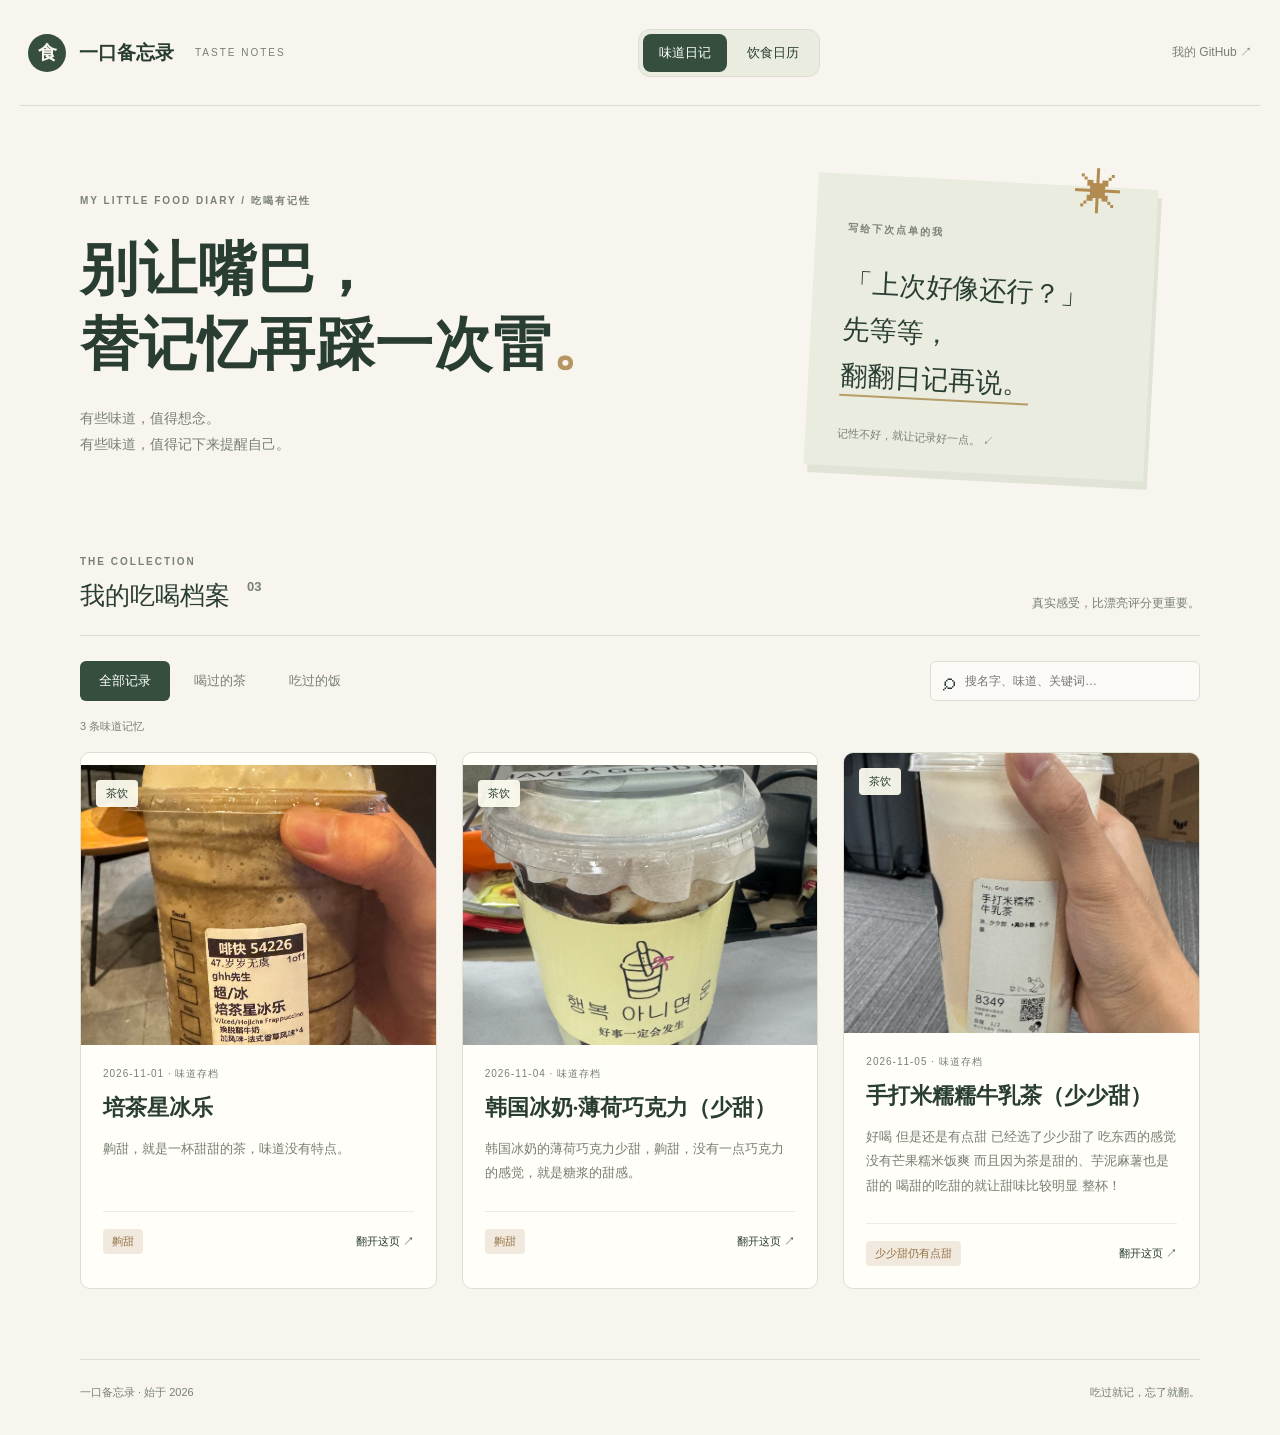
<file: index.html>
<!doctype html>
<html lang="zh-CN">
<head><meta charset="utf-8"><meta name="viewport" content="width=device-width, initial-scale=1"><meta name="theme-color" content="#f7f5ed"><title>一口备忘录 · 奶茶和干饭日记</title><link rel="stylesheet" href="style.css"><script defer src="data.js"></script><script defer src="app.js"></script></head>
<body>
<header class="topbar"><a class="brand" href="./"><span class="logo">食</span>一口备忘录<span class="brand-note">TASTE NOTES</span></a><nav class="diary-nav" aria-label="日记导航"><a href="./" aria-current="page">味道日记</a><a href="calendar/">饮食日历</a></nav><a class="repo" href="https://github.com/Grred1/tea-and-meal-diary">我的 GitHub ↗</a></header>
<main>
<section class="intro"><div><p class="eyebrow">MY LITTLE FOOD DIARY / 吃喝有记性</p><h1>别让嘴巴，<br>替记忆再踩一次雷<span>。</span></h1><p class="description">有些味道，值得想念。<br>有些味道，值得记下来提醒自己。</p></div><aside class="memo"><span class="pin">✳</span><p class="eyebrow">写给下次点单的我</p><p>「上次好像还行？」<br>先等等，<br><em>翻翻日记再说。</em></p><span class="memo-foot">记性不好，就让记录好一点。 ↙</span></aside></section>
<section class="collection" aria-label="日记列表"><div class="section-heading"><div><p class="eyebrow">THE COLLECTION</p><h2>我的吃喝档案 <span id="total"></span></h2></div><span class="small-note">真实感受，比漂亮评分更重要。</span></div>
<div class="toolbar"><div class="tabs" role="group" aria-label="筛选类别"><button class="active" data-category="全部" aria-pressed="true">全部记录</button><button data-category="茶饮" aria-pressed="false">喝过的茶</button><button data-category="干饭" aria-pressed="false">吃过的饭</button></div><label class="search"><span aria-hidden="true">⌕</span><input id="search" type="search" placeholder="搜名字、味道、关键词…" aria-label="搜索日记"></label></div>
<p id="result-count" class="result-count" aria-live="polite"></p><div id="entries" class="entries"></div><div id="empty" class="empty" hidden><span>◡</span><h3>这一页，还没有味道。</h3><p>换个关键词试试，或留给下一顿饭、下一杯茶。</p><button id="reset">查看全部记录</button></div>
</section><footer><span>一口备忘录 · 始于 2026</span><span>吃过就记，忘了就翻。</span></footer>
</main>
<dialog id="detail" aria-labelledby="detail-title"><button class="close" aria-label="关闭详情">×</button><div id="detail-content"></div></dialog>
</body></html>
</file>
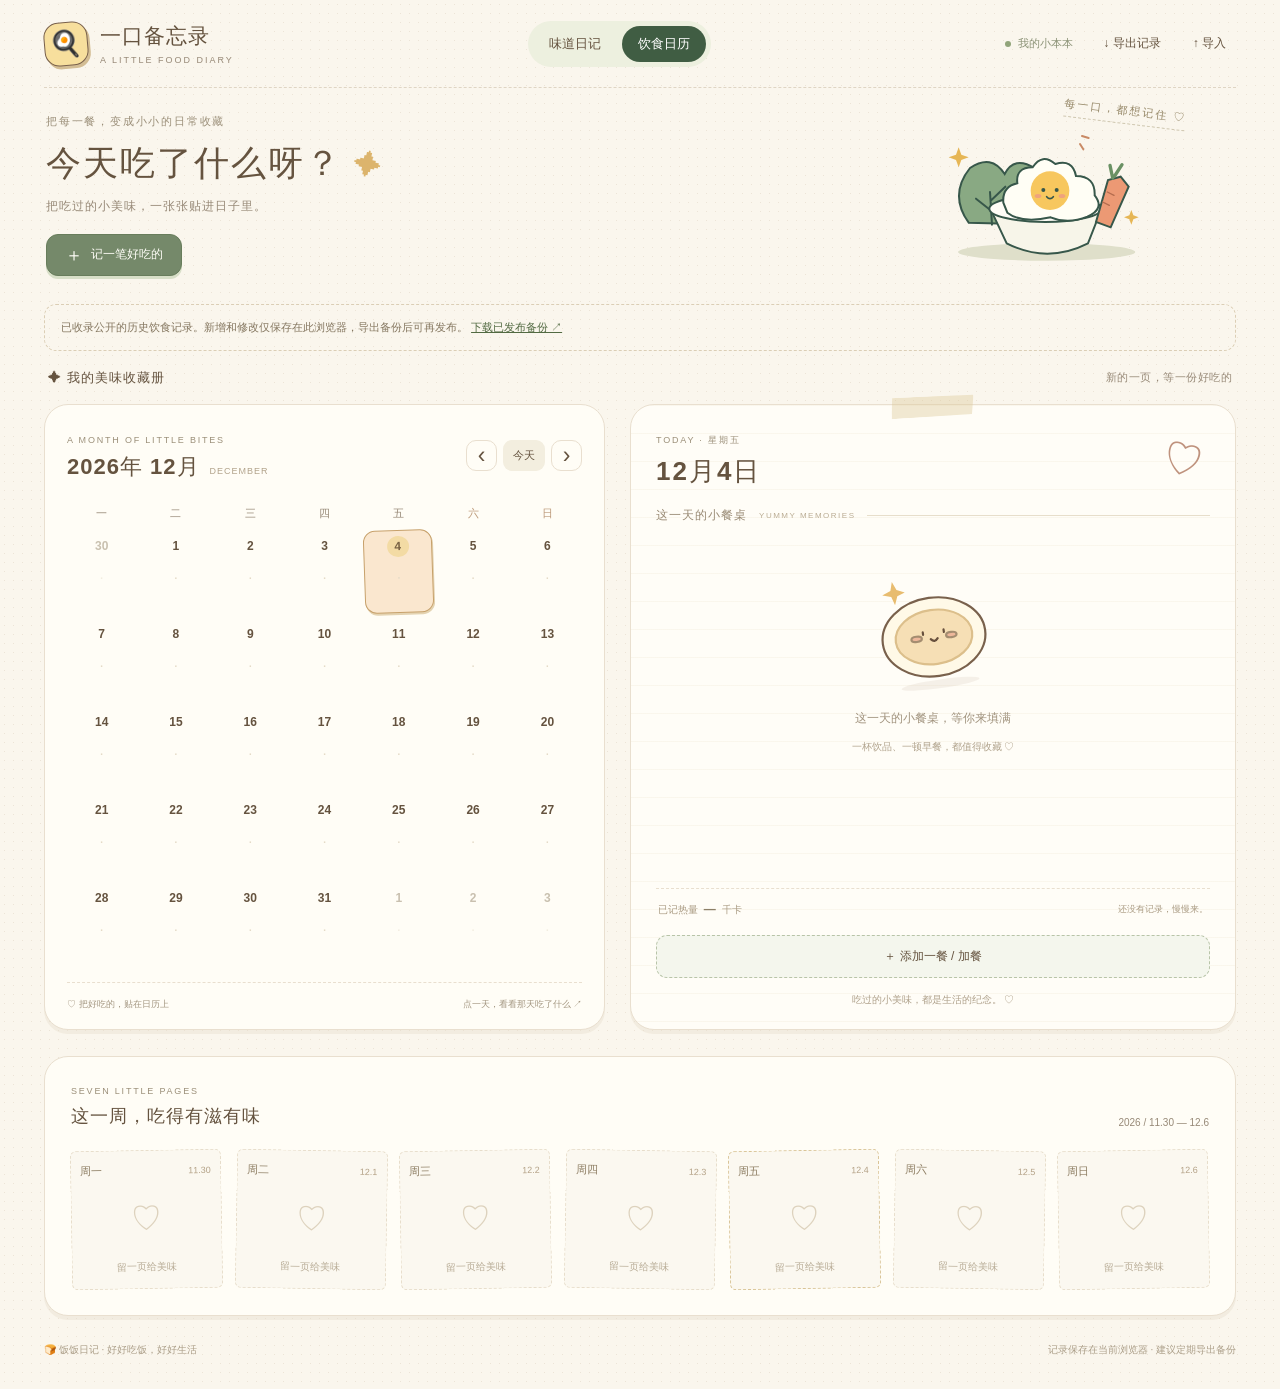
<file: calendar/index.html>
<!doctype html>
<html lang="zh-CN">
<head>
  <meta charset="UTF-8">
  <meta name="viewport" content="width=device-width, initial-scale=1">
  <meta name="theme-color" content="#f7f5ed">
  <title>饮食日历 · 奶茶和干饭日记</title>
  <link rel="stylesheet" href="styles.css?v=105998a3cf">
  <script src="stickers.js?v=fd48c6e479" defer></script>
  <script src="nutrition.js?v=15c80690b4" defer></script>
  <script src="photos.js?v=681fde21b6" defer></script>
  <script src="published-data.js?v=20261105" defer></script>
  <script src="app.js?v=7abafbb6fc" defer></script>
</head>
<body>
  <div class="app-shell">
    <header class="topbar">
      <a class="brand" href="#" aria-label="饭饭日记首页"><span class="brand-mark">🍳</span><span>一口备忘录<small>A LITTLE FOOD DIARY</small></span></a>
      <nav class="diary-nav" aria-label="日记导航"><a href="../">味道日记</a><a href="./" aria-current="page">饮食日历</a></nav>
      <div class="header-actions"><span class="local-badge"><i></i> 我的小本本</span><button class="text-button" id="export-button">↓ 导出记录</button><button class="text-button" id="import-button">↑ 导入</button><input id="import-file" type="file" accept="application/json,.json" hidden></div>
    </header>

    <main>
      <section class="welcome" aria-labelledby="welcome-title">
        <div class="welcome-copy"><span class="eyebrow">把每一餐，变成小小的日常收藏</span><h1 id="welcome-title">今天吃了什么呀？<span class="sparkle">✦</span></h1><p>把吃过的小美味，一张张贴进日子里。</p><button id="hero-add" class="primary-button"><span>＋</span> 记一笔好吃的</button></div>
        <div class="welcome-art" aria-hidden="true">
          <span class="art-note">每一口，都想记住 ♡</span>
          <svg viewBox="0 0 360 230" class="food-friends"><ellipse cx="181" cy="202" rx="133" ry="13" fill="#dfdfca"/><path d="M64 158q-30-42 2-82 32-22 52 9 14-28 45-9 39 35 5 85z" fill="#89a983" stroke="#37574a" stroke-width="3"/><path d="m99 161-3-49m-1 26-20-16m22 3 22-21" fill="none" stroke="#37574a" stroke-width="3" stroke-linecap="round"/><path d="M97 138q80-17 166 0l-20 51q-61 31-122 0z" fill="#f7f5e9" stroke="#37574a" stroke-width="3"/><ellipse cx="179" cy="137" rx="84" ry="20" fill="#fffdf7" stroke="#37574a" stroke-width="3"/><path d="M116 128q-2-24 21-29-3-24 23-24 14-22 34-5 26-8 31 18 29 0 28 29 16 20-11 32-29 12-55 1-43 10-65-7z" fill="#fffef5" stroke="#37574a" stroke-width="3"/><circle cx="186" cy="110" r="29" fill="#f7c75e"/><circle cx="176" cy="109" r="3" fill="#37574a"/><circle cx="196" cy="109" r="3" fill="#37574a"/><path d="M181 119q5 6 10 0" fill="none" stroke="#37574a" stroke-width="2.5" stroke-linecap="round"/><ellipse cx="168" cy="118" rx="5" ry="3" fill="#efa37c"/><ellipse cx="204" cy="118" rx="5" ry="3" fill="#efa37c"/><path d="m255 157 18-63 19-5 12 15-27 61z" fill="#ec9974" stroke="#37574a" stroke-width="3"/><path d="m280 91-4-19m7 16 11-17" stroke="#6a9164" stroke-width="5" stroke-linecap="round"/><path d="m272 112 10 5m-17 10 10 5" stroke="#b46c4e" stroke-width="2" stroke-linecap="round"/><path d="m45 56 4-11 4 11 11 4-11 4-4 11-4-11-11-4z" fill="#e6b655"/><path d="m305 147 3-8 3 8 8 3-8 3-3 8-3-8-8-3z" fill="#e6b655"/><path d="m231 40 5 8m-2-20 10 3" stroke="#c98a65" stroke-width="3" stroke-linecap="round"/></svg>
        </div>
      </section>

      <p class="published-note">已收录公开的历史饮食记录。新增和修改仅保存在此浏览器，导出备份后可再发布。 <a href="data/diary-2026-11-05.json" download>下载已发布备份 ↗</a></p>
      <div class="scrapbook-intro"><span>✦ 我的美味收藏册</span><span id="month-caption"></span></div>

      <div class="workspace">
        <section class="calendar-panel panel" aria-label="饮食日历">
          <div class="panel-header"><div><span class="eyebrow small">A MONTH OF LITTLE BITES</span><div class="month-title"><h2 id="month-title"></h2><span id="month-english"></span></div></div><div class="calendar-controls"><button id="previous-month" class="icon-button" aria-label="上个月">‹</button><button id="today-button" class="today-button">今天</button><button id="next-month" class="icon-button" aria-label="下个月">›</button></div></div>
          <div class="weekdays" aria-hidden="true"><span>一</span><span>二</span><span>三</span><span>四</span><span>五</span><span>六</span><span>日</span></div>
          <div id="calendar-grid" class="calendar-grid"></div>
          <div class="calendar-footer"><span>♡ 把好吃的，贴在日历上</span><span>点一天，看看那天吃了什么 ↗</span></div>
        </section>

        <aside class="day-panel panel" aria-labelledby="selected-date-title">
          <div class="day-heading"><div><span id="day-weekday" class="eyebrow small"></span><h2 id="selected-date-title"></h2></div><span class="date-sticker" aria-hidden="true">♡</span></div>
          <p class="table-caption">这一天的小餐桌 <span>YUMMY MEMORIES</span></p>
          <div id="meal-list" class="meal-list"></div>
          <div class="day-total"><span>已记热量 <strong id="day-calories">—</strong> 千卡</span><p id="day-entry-count"></p></div>
          <button id="day-add" class="outline-button">＋ 添加一餐 / 加餐</button>
          <p class="gentle-note">吃过的小美味，都是生活的纪念。 ♡</p>
        </aside>
      </div>

      <section class="week-panel panel" aria-labelledby="week-title"><div class="week-intro"><div><span class="eyebrow small">SEVEN LITTLE PAGES</span><h2 id="week-title">这一周，吃得有滋有味</h2></div><p id="week-range"></p></div><div id="week-chart" class="week-chart" aria-label="所选日期所在周的食物手账"></div></section>
      <footer class="page-footer"><span>🍞 饭饭日记 · 好好吃饭，好好生活</span><span id="save-status" role="status">记录保存在当前浏览器 · 建议定期导出备份</span></footer>
    </main>
  </div>

  <dialog id="entry-dialog" aria-labelledby="dialog-title">
    <form id="entry-form">
      <div class="dialog-header"><div><span class="eyebrow small">A TASTY LITTLE MEMORY</span><h2 id="dialog-title">记一笔好吃的 🍽️</h2></div><button type="button" class="icon-button" id="close-dialog" aria-label="关闭">×</button></div>
      <div class="form-row"><label>日期<input type="date" id="entry-date" required min="1900-01-01" max="2100-12-31"></label><label>哪一餐<select id="entry-meal"><option value="breakfast">🌤️ 早餐</option><option value="lunch">🍱 午餐</option><option value="dinner">🌙 晚餐</option><option value="snack">🍪 加餐 / 饮品</option></select></label></div>
      <section class="original-input"><label for="entry-original">原始描述 <span class="label-hint">会原样保存</span></label><textarea id="entry-original" maxlength="2000" rows="2" placeholder="例如：今天午餐还吃了一个香梨"></textarea>
      <div class="photo-upload-row"><button type="button" id="add-photo" class="outline-button">＋ 保存原照片</button><span>JPG / PNG / WebP · 每张 ≤10MB</span></div><input type="file" id="photo-files" accept="image/jpeg,image/png,image/webp" multiple hidden><div id="photo-preview" class="photo-preview"></div><p class="source-hint">照片仅保存在本地浏览器，不压缩。可以先存照片，再确认名称。</p></section>
      <label>吃了什么<input id="entry-food" type="text" maxlength="120" placeholder="例如：香梨（1个）；也可以先只存照片"></label>
      <p class="food-input-hint">用 + 或顿号分开食物，就会变成一张张小贴纸。</p>
      <div id="sticker-preview" class="sticker-preview" aria-label="食物贴纸预览"></div>
      <details id="portion-details" class="portion-details"><summary>贴图与热量估算 <span>可修改食物、重量和贴图</span></summary><div id="portion-editor"></div><div class="estimate-result"><p id="estimate-summary"></p><button type="button" id="apply-estimate" class="outline-button">采用这个估算</button></div><p class="source-hint">按可食重量计算；只有全部食物都有依据，才填入整笔热量。照片本身不会自动换算重量。</p></details>
      <label>热量 <span class="label-hint">选填 · 这一笔合计千卡 / kcal</span><input id="entry-calories" type="number" inputmode="numeric" min="0" max="20000" step="1" placeholder="不知道也可以先空着"></label>
      <div class="calorie-kind"><label><input type="checkbox" id="entry-estimated" checked> 这是估算热量</label><span>按标签或自己的估算填写就好</span></div>
      <label>小备注 <span class="label-hint">选填</span><textarea id="entry-note" maxlength="240" rows="2" placeholder="份量、糖度，或者今天的小心情…"></textarea></label>
      <p id="calorie-basis" class="source-hint"></p>
      <p id="form-error" class="form-error" role="alert"></p>
      <div class="dialog-actions"><button type="button" class="text-button" id="cancel-dialog">先不记</button><button type="submit" id="save-entry" class="primary-button">保存这份美味 ✓</button></div>
    </form>
  </dialog>
  <dialog id="source-dialog" aria-labelledby="source-title"><div class="dialog-header"><div><span class="eyebrow small">THE ORIGINAL MEMORY</span><h2 id="source-title">这份美味的原始记录</h2></div><button type="button" id="close-source" class="icon-button" aria-label="关闭原始记录">×</button></div><div id="source-content"></div></dialog>
  <div id="toast" class="toast" role="status" hidden><span id="toast-text"></span><button id="undo-button" hidden>撤销</button></div>
</body>
</html>
</file>
<file: style.css>
:root{--paper:#f7f5ed;--ink:#293d32;--muted:#798077;--line:#dcded2;--green:#354e3e}*{box-sizing:border-box}body{margin:0;background:var(--paper);color:var(--ink);font-family:-apple-system,BlinkMacSystemFont,"PingFang SC","Microsoft YaHei",sans-serif}a{color:inherit;text-decoration:none}button,input{font:inherit}button,a,input{ -webkit-tap-highlight-color:transparent}button{cursor:pointer}button:focus-visible,a:focus-visible,input:focus-visible{outline:3px solid #ba8846;outline-offset:5px}.topbar{max-width:1240px;margin:auto;height:106px;display:flex;align-items:center;justify-content:space-between;border-bottom:1px solid var(--line);padding:0 8px}.brand{display:flex;align-items:center;gap:13px;font-size:19px;font-weight:650}.logo{display:grid;place-items:center;background:var(--green);color:var(--paper);width:38px;height:38px;border-radius:50%;font-family:serif}.brand-note{font-size:10px;letter-spacing:2px;color:var(--muted);font-weight:400;margin-left:8px}.repo{font-size:12px;color:var(--muted)}main{max-width:1120px;margin:auto}.intro{display:grid;grid-template-columns:1.4fr 1fr;align-items:center;gap:70px;padding:75px 0 80px}.eyebrow{font-size:10px;letter-spacing:2px;font-weight:600;color:var(--muted);line-height:1.8}h1{font-family:"Songti SC","STSong",serif;font-size:58px;font-weight:600;line-height:1.3;letter-spacing:1px;margin:22px 0}h1 span{color:#b59562}.description{color:var(--muted);font-size:14px;line-height:1.9}.memo{max-width:340px;width:100%;justify-self:center;background:#e9ecdf;transform:rotate(3deg);padding:35px 32px 25px;position:relative;box-shadow:4px 8px 0 #e1e3d7}.pin{position:absolute;top:-21px;right:35px;font-size:48px;color:#b28b50}.memo>p:not(.eyebrow){font-family:"Songti SC",serif;font-size:27px;line-height:1.7;margin:24px 0}.memo em{font-style:normal;border-bottom:2px solid #b59c69;padding-bottom:4px}.memo-foot{font-size:11px;color:var(--muted)}.collection{padding-bottom:70px}.section-heading{display:flex;align-items:end;justify-content:space-between;border-bottom:1px solid var(--line);padding-bottom:23px}.section-heading .eyebrow{margin:0 0 8px}h2{font-size:25px;font-weight:550;margin:0}h2 span{font-size:13px;color:var(--muted);vertical-align:top;margin-left:10px}.small-note{font-size:12px;color:var(--muted)}.toolbar{display:flex;justify-content:space-between;gap:20px;margin:25px 0 12px}.tabs{display:flex;gap:5px}.tabs button{border:0;border-radius:6px;padding:11px 19px;background:transparent;color:var(--muted);font-size:13px}.tabs .active{background:var(--green);color:#fff}.search{border:1px solid var(--line);border-radius:6px;display:flex;gap:10px;align-items:center;padding:0 12px;width:270px;background:#fbfaf6}.search span{font-size:24px}.search input{width:100%;background:none;border:0;min-width:0;padding:11px 0;color:var(--ink);font-size:12px}.result-count{color:var(--muted);font-size:11px;margin:18px 0}.entries{display:grid;grid-template-columns:repeat(3,1fr);gap:25px}.card{border:1px solid var(--line);padding:0;border-radius:10px;overflow:hidden;text-align:left;background:#fffef9;color:var(--ink);transition:transform .2s,box-shadow .2s}.card:hover{transform:translateY(-4px);box-shadow:0 12px 24px #293d3210}.card-visual{position:relative;height:280px;background:#e7e8de}.entry-photo{display:block;width:100%;height:100%;object-fit:cover}.category-badge{position:absolute;top:15px;left:15px;background:#fffef2ed;border-radius:4px;padding:6px 10px;font-size:11px}.card-body{padding:22px}.card-date{font-size:10px;letter-spacing:1px;color:var(--muted);margin:0 0 12px}.card h3{font-size:22px;font-family:"Songti SC",serif;margin:0 0 14px}.quote{font-size:13px;line-height:1.9;color:#777e71;min-height:50px;margin:0 0 24px}.card-bottom{display:flex;justify-content:space-between;align-items:center;border-top:1px solid #ecece3;padding-top:17px}.tag{background:#f2e9de;color:#927144;font-size:11px;padding:5px 9px;border-radius:4px}.read{font-size:11px}.empty{text-align:center;border:1px dashed var(--line);border-radius:10px;padding:60px 20px}.empty>span{font-size:45px}.empty h3{font-family:serif;font-weight:400}.empty p{font-size:13px;color:var(--muted)}.empty button{background:var(--green);color:white;border:0;border-radius:5px;padding:10px 18px;margin-top:12px}footer{border-top:1px solid var(--line);display:flex;justify-content:space-between;padding:25px 0 35px;font-size:11px;color:var(--muted)}dialog{padding:0;border:0;border-radius:12px;max-width:640px;width:calc(100% - 32px);max-height:90vh;background:var(--paper);color:var(--ink)}dialog::backdrop{background:#17271dc9}dialog .entry-photo{max-height:380px;object-fit:contain;background:#e7e8de}.close{position:absolute;right:12px;top:12px;border:0;background:#fffef2;border-radius:50%;width:36px;height:36px;font-size:25px}.detail-body{padding:30px}.detail-body blockquote{margin:24px 0;line-height:1.9;font-family:serif;font-size:21px}.detail-fact{font-size:13px;color:var(--muted)}.source{display:inline-block;font-size:12px;margin-top:20px;border-bottom:1px solid var(--ink);padding-bottom:5px}[hidden]{display:none!important}@media(max-width:1200px){.topbar{margin:0 30px}main{margin:0 45px}}@media(max-width:760px){.topbar{height:80px;margin:0 20px}.brand-note{display:none}.brand{font-size:16px}.intro{grid-template-columns:1fr;gap:34px;padding:42px 0 50px}main{margin:0 22px}h1{font-size:42px}.memo{justify-self:start;max-width:100%;transform:rotate(1deg);padding:22px 26px}.memo>p:not(.eyebrow){font-size:23px;margin:12px 0}.memo>p:not(.eyebrow) br{display:none}.small-note{display:none}.toolbar{flex-direction:column;gap:16px}.search{width:100%}.tabs button{padding:11px 15px}.entries{grid-template-columns:1fr}.card-visual{height:340px}.collection{padding-bottom:45px}footer{font-size:10px;gap:15px}dialog .entry-photo{max-height:300px}}@media(prefers-reduced-motion:reduce){.card{transition:none}}

/* Shared navigation between taste notes and the food calendar. */
.topbar{gap:20px}
.brand,.repo{flex-shrink:0}
.diary-nav{display:flex;align-items:center;gap:4px;padding:4px;background:#e9ecdf;border:1px solid var(--line);border-radius:12px}
.diary-nav a{padding:10px 16px;border-radius:8px;font-size:13px;white-space:nowrap}
.diary-nav a[aria-current="page"]{background:var(--green);color:#fff}
.diary-nav a:not([aria-current]):hover{background:#dce3d2}
.detail-links{display:flex;align-items:center;flex-wrap:wrap;gap:16px 22px;margin-top:28px}
.detail-links .source{margin-top:0}
.calendar-link{display:inline-flex;align-items:center;justify-content:center;padding:12px 16px;background:var(--green);color:#fff;border-radius:8px;font-size:13px}
.calendar-link:hover{background:#263f30}
@media(max-width:900px){.brand-note{display:none}}
@media(max-width:760px){
  .topbar{height:auto;min-height:80px;flex-wrap:wrap;gap:16px;padding:20px 0}
  .repo{margin-left:auto}
  .diary-nav{order:3;width:100%}
  .diary-nav a{flex:1;text-align:center;min-height:40px}
  .detail-body{padding:25px 22px}
  .detail-links{align-items:flex-start;flex-direction:column}
}
</file>
<file: calendar/styles.css>
:root{--bg:#faf6ed;--paper:#fffdf6;--ink:#65533f;--muted:#978977;--line:#e9dfcf;--green:#75896a;--sage:#edf0df;--yellow:#f7df9d;--peach:#f7e4d3;--radius:24px;font-family:ui-rounded,"SF Pro Rounded","PingFang SC","Microsoft YaHei",sans-serif;color:var(--ink);font-synthesis:none}
*{box-sizing:border-box}body{margin:0;background:var(--bg);background-image:radial-gradient(#dbcfbc70 .65px,transparent .65px);background-size:9px 9px;font-size:14px}button,input,select,textarea{font:inherit}button,a,input,select,textarea{-webkit-tap-highlight-color:transparent}button{cursor:pointer;color:inherit;transition:background .16s,transform .16s,box-shadow .16s}button:hover{filter:brightness(.98)}button:active{transform:translateY(1px)}button:focus-visible,a:focus-visible{outline:3px solid #b08b3c;outline-offset:3px}button:disabled{cursor:not-allowed;opacity:.4}a{color:inherit}h1,h2,p,figure{margin:0}.app-shell{max-width:1340px;margin:auto;padding:0 44px}.topbar{height:88px;display:flex;justify-content:space-between;align-items:center;border-bottom:1px dashed #dfd5c4}.brand{display:flex;gap:12px;align-items:center;text-decoration:none;font-size:21px;font-weight:800;letter-spacing:1px}.brand-mark{display:grid;place-items:center;background:var(--yellow);width:44px;height:44px;border:1.5px solid #79614c;border-radius:15px;box-shadow:2px 3px 0 #d3bd94;font-size:26px;transform:rotate(-5deg)}.brand small{display:block;font-size:9px;letter-spacing:2px;font-weight:500;margin-top:5px;color:var(--muted)}.header-actions{display:flex;align-items:center;gap:12px}.local-badge{font-size:11px;margin-right:8px;display:flex;align-items:center;gap:7px;color:#8a9175}.local-badge i{width:6px;height:6px;background:#91a47a;border-radius:50%}.text-button{background:none;border:0;padding:9px 10px;font-size:12px}.welcome{height:216px;display:flex;justify-content:space-between;align-items:center;padding:16px 30px 20px 2px}.eyebrow{font-size:11px;color:#9b8f79;letter-spacing:1.8px;font-weight:500}.eyebrow.small{font-size:9px;letter-spacing:1.8px}.welcome h1{font-size:clamp(25px,2.7vw,35px);letter-spacing:2px;margin:10px 0;font-weight:800;line-height:1.4}.welcome p{color:var(--muted);font-size:12px;letter-spacing:1px}.sparkle{display:inline-block;color:#dcb46c;font-size:28px;transform:rotate(12deg);margin-left:12px}.primary-button{background:var(--green);color:#fffef8;border:1px solid #687d5c;border-radius:12px;padding:11px 18px;display:inline-flex;align-items:center;justify-content:center;gap:8px;font-weight:600;box-shadow:0 3px 0 #d8dfc8}.welcome .primary-button{margin-top:19px;font-size:12px}.primary-button span{font-size:18px;line-height:1}.welcome-art{width:240px;height:190px;position:relative;margin-right:40px}.food-friends{width:100%;height:100%;overflow:visible}.art-note{position:absolute;right:-20px;top:4px;transform:rotate(7deg);font-size:11px;color:#958767;letter-spacing:2px;border-bottom:1px dashed #cfc7b0;padding-bottom:5px}.scrapbook-intro{display:flex;justify-content:space-between;align-items:center;margin:4px 4px 17px;font-size:13px;letter-spacing:1px}.scrapbook-intro>span:first-child{font-weight:600}.scrapbook-intro>span:last-child{font-size:11px;color:var(--muted);letter-spacing:.5px}.workspace{display:grid;grid-template-columns:minmax(0,1fr) minmax(0,1.08fr);gap:25px;align-items:stretch}.panel{background:var(--paper);border:1px solid var(--line);border-radius:var(--radius);box-shadow:0 4px 0 #e7ddcb66}.calendar-panel{padding:25px 22px 18px}.panel-header{display:flex;align-items:center;justify-content:space-between;margin-bottom:24px}.month-title{display:flex;align-items:baseline;gap:10px;margin-top:6px}.month-title h2{font-size:22px;letter-spacing:1px}.month-title>span{font-size:9px;letter-spacing:1px;color:#b1a28a}.calendar-controls{display:flex;gap:6px;align-items:center}.icon-button{background:transparent;border:1px solid var(--line);border-radius:10px;width:31px;height:31px;font-size:23px;display:grid;place-items:center;line-height:1}.today-button{background:#f3eedf;border:0;border-radius:9px;padding:8px 10px;font-size:11px}.weekdays,.calendar-grid{display:grid;grid-template-columns:repeat(7,minmax(0,1fr));gap:5px}.weekdays{font-size:11px;color:var(--muted);text-align:center;margin-bottom:9px}.weekdays span:nth-last-child(-n+2){color:#bd9a7a}.calendar-grid{grid-auto-rows:83px}.calendar-day{background:transparent;border:1px solid transparent;border-radius:12px;position:relative;display:flex;flex-direction:column;align-items:center;padding:5px 1px 3px;min-width:0;gap:1px}.calendar-day:hover{background:#f4efdf}.date-number{font-size:12px;line-height:21px;font-weight:550;min-width:22px;min-height:21px}.calendar-day.outside{color:#c9c0af}.calendar-day.today .date-number{background:#f3dba4;border-radius:50%;color:#796344}.calendar-day.has-entry{background:#f6f0dd}.calendar-day.selected{background:#fae7cf;border:1.5px solid #c7a16b;box-shadow:1px 2px 0 #e4d3b1;transform:rotate(-2deg)}.calendar-stickers{display:flex;align-items:center;justify-content:center;max-width:100%;height:34px}.calendar-stickers svg{width:35px;height:37px;flex-shrink:0;filter:drop-shadow(0 1px 0 white)}.calendar-stickers svg+svg{margin-left:-12px;transform:rotate(10deg)}.calendar-food-name{font-size:8px;width:100%;white-space:nowrap;overflow:hidden;text-overflow:ellipsis;line-height:15px;color:#8b704f}.blank-day-mark{color:#e4dac7;font-size:15px;margin-top:10px}.outside .blank-day-mark{opacity:.45}.calendar-footer{display:flex;justify-content:space-between;gap:10px;border-top:1px dashed var(--line);padding-top:15px;margin-top:17px;color:#a39680;font-size:9px}.day-panel{padding:25px 25px 20px;display:flex;flex-direction:column;position:relative;background-color:#fffdf7;background-image:linear-gradient(#f0e8d654 1px,transparent 1px);background-size:100% 28px}.day-panel:before{content:"";position:absolute;top:-9px;left:43%;width:83px;height:21px;background:#dbc89666;transform:rotate(-3deg);clip-path:polygon(2% 0,100% 4%,97% 96%,0 100%)}.day-heading{display:flex;justify-content:space-between;align-items:center}.day-heading h2{font-size:26px;margin-top:7px;letter-spacing:2px}.date-sticker{font-size:40px;transform:rotate(14deg);color:#bf927d;font-family:cursive;margin-right:7px}.table-caption{font-size:12px;margin:18px 0 21px;color:#998a74;letter-spacing:1px;display:flex;align-items:center;gap:12px}.table-caption:after{content:"";height:1px;background:#e7decb;flex:1}.table-caption>span{font-size:8px;letter-spacing:1.5px;color:#baac93}.meal-list{flex:1;min-width:0}.meal-group{margin-bottom:23px}.meal-group-header{display:flex;align-items:center;justify-content:space-between;margin-bottom:9px}.meal-group-header h3{margin:0;font-size:13px;font-weight:600;display:flex;gap:8px;align-items:center}.meal-group-header h3>span{font-size:21px}.meal-mood{font-size:10px;color:#a79b85}.entry-card{border:1px solid #e9ddc5;border-radius:15px;padding:17px 13px 10px;background:repeating-linear-gradient(0deg,transparent,transparent 13px,#fff7 13px,#fff7 26px),repeating-linear-gradient(90deg,#f4ead6,#f4ead6 13px,#fbf5e6 13px,#fbf5e6 26px);margin-top:9px}.meal-lunch .entry-card{background:repeating-linear-gradient(0deg,transparent,transparent 13px,#fff8 13px,#fff8 26px),repeating-linear-gradient(90deg,#e5ecd9,#e5ecd9 13px,#f2f4e8 13px,#f2f4e8 26px)}.meal-dinner .entry-card{background:repeating-linear-gradient(0deg,transparent,transparent 13px,#fff7 13px,#fff7 26px),repeating-linear-gradient(90deg,#e7e6ee,#e7e6ee 13px,#f5f3f8 13px,#f5f3f8 26px)}.meal-snack .entry-card{background:repeating-linear-gradient(0deg,transparent,transparent 13px,#fff7 13px,#fff7 26px),repeating-linear-gradient(90deg,#f1deda,#f1deda 13px,#fbefeb 13px,#fbefeb 26px)}.food-sticker-grid{display:grid;grid-template-columns:repeat(3,minmax(0,1fr));gap:12px;padding:3px 2px 12px}.food-sticker{background:#fffef9;border:1px solid #efe6d5;border-radius:54% 48% 13px 15px;padding:5px 3px 13px;box-shadow:2px 4px 0 #9f88621c;transform:rotate(-4deg);transition:transform .2s;min-width:0}.food-sticker:nth-child(3n+2){transform:rotate(4deg);margin-top:6px}.food-sticker:nth-child(3n){transform:rotate(-2deg)}.food-sticker:hover{transform:rotate(0) translateY(-4px)}.food-illustration{display:block;width:100%;height:auto}.food-sticker figcaption{text-align:center;font-size:12px;font-weight:600;line-height:1.5;overflow-wrap:anywhere;padding:0 6px}.entry-bottom{display:flex;justify-content:space-between;align-items:center;gap:6px;margin-top:6px;padding-top:7px;border-top:1px dashed #d8c9b1}.entry-energy{font-size:10px;color:#978267;background:#fffdf5aa;border-radius:5px;padding:3px 6px}.entry-actions{display:flex;gap:3px;flex-shrink:0}.entry-actions button{padding:4px 6px;border:0;background:#fffdf599;border-radius:6px;color:#9a8970;font-size:10px}.entry-actions button:last-child{font-size:15px;line-height:14px}.entry-note{color:#9c8b73;font-size:10px;margin:5px 4px 0;line-height:1.6;white-space:pre-wrap;overflow-wrap:anywhere}.day-total{display:flex;align-items:center;justify-content:space-between;gap:10px;margin:15px 0 10px;padding:13px 2px 0;border-top:1px dashed var(--line);color:#aa9b83;font-size:10px}.day-total strong{font-weight:600;font-size:12px;color:#8c7f67;margin:0 3px}.day-total p{font-size:9px}.outline-button{border:1px dashed #b8c4a8;background:#f4f6ed;padding:12px;border-radius:11px;font-size:12px;width:100%;margin-top:8px}.gentle-note{text-align:center;font-size:10px;color:#afa18b;margin-top:13px;line-height:1.8}.empty-state{padding:15px 0 30px;text-align:center;color:#a1937e}.empty-state>.food-illustration{width:140px;margin:0 auto 5px;transform:rotate(-8deg)}.empty-state p{font-size:12px;margin:10px 0}.empty-state small{font-size:10px;color:#b0a28b}.week-panel{margin-top:26px;padding:24px 26px 26px}.week-intro{display:flex;justify-content:space-between;align-items:flex-end;margin-bottom:22px;gap:14px}.week-intro h2{font-size:18px;margin-top:7px;letter-spacing:1px}.week-intro p{font-size:10px;color:var(--muted)}.week-chart{display:grid;grid-template-columns:repeat(7,minmax(0,1fr));gap:14px}.week-postcard{min-width:0;display:flex;flex-direction:column;align-items:center;border:1px solid #e7ddca;border-radius:6px;background:#fffdf6;padding:12px 9px 13px;box-shadow:2px 3px 0 #e8decb55;transform:rotate(-1deg)}.week-postcard:nth-child(even){transform:rotate(1deg)}.week-postcard.active{background:#fbf0d7;border-color:#d9c496}.week-postcard:hover{transform:translateY(-3px)}.postcard-date{font-size:11px;display:flex;align-items:baseline;justify-content:space-between;width:100%;color:#8c7c61}.postcard-date small{font-size:9px;color:#b3a186}.postcard-foods{height:81px;display:flex;align-items:center;justify-content:center;width:100%;overflow:hidden}.postcard-foods svg{width:76px;height:76px;flex-shrink:0}.postcard-foods svg+svg{margin-left:-30px;transform:rotate(8deg)}.postcard-name{font-size:10px;line-height:1.6;display:-webkit-box;-webkit-line-clamp:2;-webkit-box-orient:vertical;overflow:hidden;overflow-wrap:anywhere;max-width:100%}.postcard-count{font-size:8px;color:#b49c79;margin-top:6px}.postcard-doodle{height:81px;display:grid;place-items:center;color:#ddd2bd;font-size:31px;font-family:cursive}.week-postcard.empty{background:#fbf8f0;border-style:dashed;box-shadow:none}.empty .postcard-name{color:#b8ac96}.page-footer{display:flex;justify-content:space-between;gap:20px;color:#ab9e88;font-size:10px;padding:25px 0 30px;line-height:1.8}
dialog{border:1px solid #e2d8c5;border-radius:23px;background:var(--paper);padding:27px;width:min(510px,calc(100vw - 32px));max-height:90dvh;overflow:auto;box-shadow:0 20px 80px #594b3930;color:var(--ink)}dialog::backdrop{background:#4b433655;backdrop-filter:blur(4px)}.dialog-header{display:flex;justify-content:space-between;align-items:center;margin-bottom:25px}.dialog-header h2{font-size:22px;margin-top:7px}form>label,.form-row>label{display:block;font-size:12px;font-weight:600;margin-bottom:17px}input:not([type=checkbox]),select,textarea{display:block;width:100%;border:1px solid #e1dacb;background:#fffefb;color:var(--ink);border-radius:10px;margin-top:8px;padding:12px;min-height:43px;outline:none}input:focus,select:focus,textarea:focus{border-color:#a69d78;box-shadow:0 0 0 3px #a69d7818}textarea{resize:vertical}input::placeholder,textarea::placeholder{color:#b7ac96;font-weight:400}.form-row{display:grid;grid-template-columns:1fr 1fr;gap:13px}.label-hint{color:#a99b85;font-size:10px;font-weight:400;margin-left:5px}.food-input-hint{font-size:10px;color:#a7987e;margin:-7px 0 11px}.sticker-preview{display:flex;align-items:center;justify-content:center;flex-wrap:wrap;gap:6px;min-height:84px;background:#f7f0df;border-radius:13px;border:1px dashed #e2d4b8;margin-bottom:20px;padding:8px}.sticker-preview>span{font-size:11px;color:#b0a080}.sticker-preview figure{width:70px;min-width:0}.sticker-preview svg{height:65px}.sticker-preview figcaption{font-size:9px;text-align:center;overflow-wrap:anywhere;line-height:1.5}.calorie-kind{display:flex;justify-content:space-between;align-items:center;margin:-4px 0 18px;font-size:11px;gap:8px}.calorie-kind label{display:flex;align-items:center;gap:5px}.calorie-kind>span{font-size:9px;color:var(--muted)}input[type=checkbox]{accent-color:var(--green)}.dialog-actions{display:flex;align-items:center;justify-content:flex-end;gap:12px;margin-top:20px}.form-error{font-size:12px;color:#a7513d}.toast{position:fixed;left:50%;bottom:25px;transform:translateX(-50%);background:#6a795c;color:white;border-radius:12px;padding:14px 20px;box-shadow:0 5px 25px #263b3322;font-size:12px;z-index:20;max-width:90vw;line-height:1.6}.toast button{border:0;border-bottom:1px solid #e9d88d;background:transparent;color:#f6df8f;font-size:12px;margin-left:15px;padding:1px 0}[hidden]{display:none!important}
@media(min-width:1400px){.calendar-grid{grid-auto-rows:90px}.food-sticker-grid{gap:16px}.day-panel{padding:28px}}
@media(max-width:1100px){.app-shell{padding:0 26px}.workspace{gap:20px;grid-template-columns:minmax(0,1fr) minmax(0,1fr)}.calendar-panel{padding:24px 15px 18px}.day-panel{padding:24px 18px 18px}.month-title>span{display:none}.welcome-art{margin-right:15px}.food-sticker-grid{gap:8px}.food-sticker figcaption{font-size:11px}.week-chart{gap:10px}.table-caption>span{display:none}.meal-mood{font-size:9px}}
@media(max-width:850px){.app-shell{padding:0 22px}.workspace{grid-template-columns:1fr}.day-panel{grid-row:1;padding:25px}.calendar-panel{padding:25px}.day-panel .food-sticker-grid{grid-template-columns:repeat(auto-fit,minmax(100px,140px));justify-content:center;gap:22px}.welcome-art{width:200px;margin-right:0}.local-badge{display:none}.calendar-grid{grid-auto-rows:88px}.month-title>span{display:block}.week-chart{grid-template-columns:repeat(4,minmax(0,1fr));gap:15px}.table-caption>span{display:inline}.week-panel{padding:24px}.postcard-foods{height:86px}}
@media(max-width:540px){.app-shell{padding:0 14px}.topbar{height:76px}.brand{font-size:18px;gap:9px}.brand-mark{width:36px;height:36px;font-size:23px;border-radius:12px}.brand small{font-size:7px;letter-spacing:1px}.header-actions{gap:0}.text-button{font-size:10px;padding:8px}.welcome{height:216px;position:relative;overflow:hidden;align-items:flex-start;padding-top:25px;padding-right:0}.welcome-copy{z-index:1}.welcome .eyebrow{font-size:9px;letter-spacing:1px}.welcome h1{font-size:26px;letter-spacing:0;margin-top:13px}.welcome p{font-size:11px;max-width:210px;line-height:1.8}.sparkle{display:none}.welcome .primary-button{font-size:11px;padding:10px 12px;margin-top:19px}.welcome-art{position:absolute;right:-27px;bottom:0;width:150px;height:143px}.art-note{display:none}.scrapbook-intro{font-size:11px;letter-spacing:0;margin-bottom:16px}.scrapbook-intro>span:last-child{font-size:9px}.workspace{gap:22px}.day-panel{padding:23px 16px 17px}.table-caption{margin:15px 0 18px}.table-caption>span{font-size:7px}.day-panel .food-sticker-grid{grid-template-columns:repeat(3,minmax(0,1fr));gap:9px}.food-sticker{padding-bottom:10px}.food-sticker figcaption{font-size:10px}.entry-card{padding:13px 9px 9px}.meal-mood{font-size:9px}.day-total{gap:5px;font-size:9px}.day-total p{font-size:8px}.calendar-panel{padding:22px 11px 15px}.panel-header{padding:0 3px;margin-bottom:20px}.month-title h2{font-size:21px}.month-title>span{display:none}.calendar-controls{gap:4px}.calendar-grid,.weekdays{gap:3px}.calendar-grid{grid-auto-rows:76px}.calendar-day{padding:4px 1px;border-radius:9px}.calendar-stickers{height:31px}.calendar-stickers svg{width:31px;height:32px}.calendar-food-name{font-size:7px}.calendar-footer{font-size:8px;margin-top:12px;gap:5px;padding-top:13px}.week-panel{padding:22px 15px;margin-top:22px}.week-intro{display:block;margin-bottom:19px}.week-intro h2{font-size:16px}.week-intro p{margin-top:10px;font-size:9px}.week-chart{grid-template-columns:repeat(2,minmax(0,1fr));gap:14px}.week-postcard{padding:12px}.page-footer{display:block;text-align:center;font-size:9px}.page-footer>span{display:block;margin-bottom:5px}.calorie-kind{display:block}.calorie-kind>span{display:block;margin-top:6px}.form-row{grid-template-columns:1fr}dialog{padding:22px}.dialog-header h2{font-size:20px}.food-input-hint{font-size:9px}}
@media(prefers-reduced-motion:reduce){*{transition:none!important;scroll-behavior:auto!important}}
/* Original memories and transparent portion estimates. */
.original-input{padding:15px;background:#f8f2e6;border:1px dashed #ddceb2;border-radius:15px;margin-bottom:19px}.original-input>label{font-size:12px;font-weight:600}.original-input textarea{font-size:12px;line-height:1.7}.original-input textarea[readonly]{background:#f4efdf;color:#95866e}.photo-upload-row{display:flex;align-items:center;gap:12px;margin-top:9px}.photo-upload-row .outline-button{width:auto;margin:0;padding:9px 13px;background:#fffdf6;font-size:11px;flex-shrink:0}.photo-upload-row>span{font-size:9px;color:#a09176}.source-hint{font-size:10px;color:#a09176;line-height:1.8;margin-top:9px;white-space:pre-wrap}.photo-preview{display:flex;gap:10px;flex-wrap:wrap;margin-top:12px}.photo-preview:empty{display:none}.photo-preview figure{position:relative;width:85px}.photo-preview img{width:85px;height:75px;object-fit:cover;border-radius:9px;border:3px solid white;box-shadow:1px 2px 0 #dfd2b9}.photo-preview figcaption{font-size:8px;overflow:hidden;text-overflow:ellipsis;white-space:nowrap;padding:5px 2px}.photo-preview button{position:absolute;top:-6px;right:-6px;width:21px;height:21px;border-radius:50%;background:#fffdf7;border:1px solid #deccb0;font-size:15px;line-height:15px}.portion-details{border:1px solid #e6ddca;background:#fcf9f0;border-radius:13px;margin:0 0 19px;padding:13px}.portion-details>summary{cursor:pointer;font-size:12px;font-weight:600;line-height:1.7}.portion-details>summary>span{font-size:9px;color:#ad9e84;font-weight:400;margin-left:6px}.portion-row{padding:14px 0;border-bottom:1px dashed #e0d5c0}.portion-row>strong{font-size:12px;display:block;margin-bottom:9px;overflow-wrap:anywhere}.portion-inputs{display:grid;grid-template-columns:1fr 1fr;gap:12px}.portion-inputs label{font-size:10px;color:#9d8e74;min-width:0}.portion-inputs select,.portion-inputs input{font-size:11px;margin-top:5px;padding:8px;min-height:35px}.portion-note{font-size:9px;color:#ac9775;line-height:1.7;margin-top:9px}.nutrition-source{font-size:9px;color:#7e8b6a;text-decoration:none;display:inline-block;margin-top:6px}.nutrition-source:hover{text-decoration:underline}.estimate-result{display:flex;align-items:center;gap:12px;margin-top:12px}.estimate-result p{font-size:11px;line-height:1.7;flex:1;color:#8c7b5f}.estimate-result .outline-button{width:auto;flex-shrink:0;font-size:10px;padding:9px;margin:0}.entry-actions button[data-source]{color:#7c8b68}.source-label{font-size:10px;color:#aa987c}.original-quote{white-space:pre-wrap;overflow-wrap:anywhere;background:#f8f1e1;border-radius:12px;padding:14px;font-size:12px;line-height:1.9;margin:9px 0 13px}.original-photos figure{margin-top:16px}.original-photos img{display:block;max-width:100%;max-height:440px;object-fit:contain;border-radius:12px;margin:auto}.original-photos figcaption{font-size:10px;line-height:1.8;color:#a08e70;margin:9px 0;overflow-wrap:anywhere}.original-photos a{color:#7d8c67;float:right}.original-photos a:not([href]){display:none}#source-content h3{font-size:12px;margin-top:23px}#entry-dialog{width:min(560px,calc(100vw - 32px))}
@media(max-width:540px){.photo-upload-row{display:block}.photo-upload-row>span{display:block;margin-top:9px}.portion-details>summary>span{display:block;margin-left:14px}.estimate-result{display:block}.estimate-result .outline-button{margin-top:10px;width:100%}.entry-bottom{align-items:flex-start}.entry-actions{gap:1px}.entry-actions button{padding:4px;font-size:9px}.entry-energy{font-size:9px;line-height:1.6}}

/* Keep each meal together, with small stickers and optional record details. */
.meal-group{margin-bottom:16px}
.meal-group-header{margin-bottom:7px;gap:10px}
.meal-energy{font-size:10px;color:#9c8b73;white-space:nowrap}
.meal-card{padding:12px 11px 8px;border:1px solid #e9ddc5;border-radius:14px;background:repeating-linear-gradient(0deg,transparent,transparent 13px,#fff7 13px,#fff7 26px),repeating-linear-gradient(90deg,#f4ead6,#f4ead6 13px,#fbf5e6 13px,#fbf5e6 26px)}
.meal-sticker-row{display:flex;align-items:flex-start;gap:12px;overflow-x:auto;padding:5px 4px 10px;scrollbar-width:thin}
.meal-sticker-row .food-sticker{flex:0 0 82px;padding:3px 3px 7px;transform:rotate(-3deg)}
.meal-sticker-row .food-sticker:nth-child(even){transform:rotate(3deg)}
.meal-sticker-row .food-sticker svg{display:block;width:68px;height:68px;margin:auto}
.meal-sticker-row .food-sticker figcaption{font-size:10px;line-height:1.5;overflow-wrap:anywhere}
.meal-records{border-top:1px dashed #dacbb2;padding-top:6px}
.meal-records>summary{cursor:pointer;font-size:10px;color:#9c8b73;line-height:1.8}
.meal-records>summary span{float:right;font-size:9px;color:#ac9b80}
.meal-record{padding:10px 0;border-bottom:1px dashed #dfd2bd}
.meal-record:last-child{border-bottom:0;padding-bottom:3px}
.record-food{font-size:11px;font-weight:500;overflow-wrap:anywhere}
.meal-record .entry-bottom{border-top:0;padding-top:0;margin-top:4px;flex-wrap:wrap}
.meal-record .entry-note{font-size:10px;margin:5px 0 0}
@media(max-width:540px){.meal-sticker-row{gap:8px}.meal-sticker-row .food-sticker{flex-basis:72px}.meal-sticker-row .food-sticker svg{width:60px;height:60px}.meal-sticker-row .food-sticker figcaption{font-size:9px}.meal-card{padding:10px 8px 7px}}

/* Shared navigation with the taste journal. */
.topbar{height:auto;min-height:88px;padding:14px 0;flex-wrap:wrap;gap:16px}.diary-nav{display:flex;gap:5px;padding:5px;border-radius:999px;background:#edf0df}.diary-nav a{padding:9px 16px;border-radius:999px;text-decoration:none;font-size:13px;white-space:nowrap}.diary-nav a[aria-current="page"]{background:#405d43;color:#fff}.published-note{font-size:11px;line-height:1.9;color:#84765f;margin:0 0 18px;padding:12px 16px;border:1px dashed #dbceb5;border-radius:12px}.published-note a,.taste-link{color:#526a42}.taste-link{display:inline-block;margin-top:6px;font-size:11px;line-height:1.7;text-underline-offset:3px}
@media(max-width:720px){.topbar{align-items:center}.diary-nav{order:3;justify-content:center;flex-basis:100%}.header-actions{margin-left:auto;gap:4px}.local-badge{display:none}.published-note{font-size:10px}.topbar .brand small{font-size:8px}}
</file>
